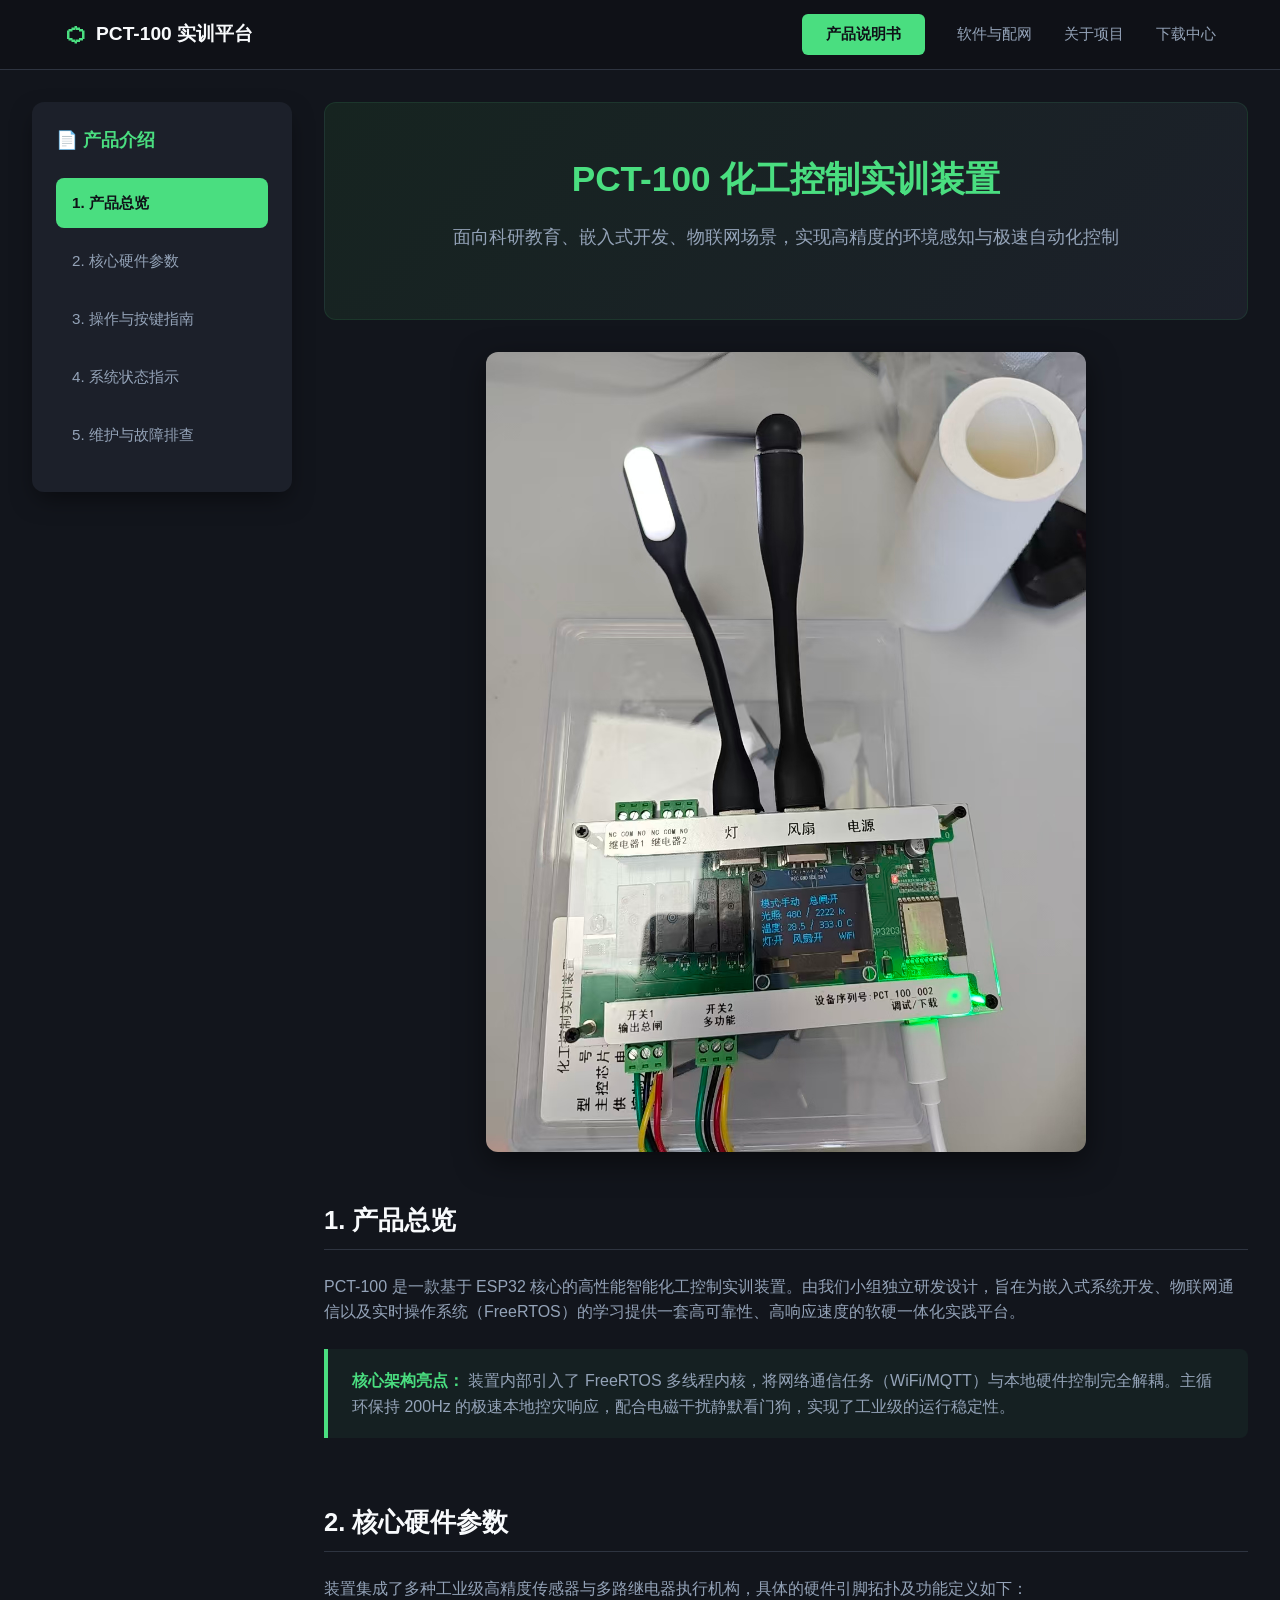
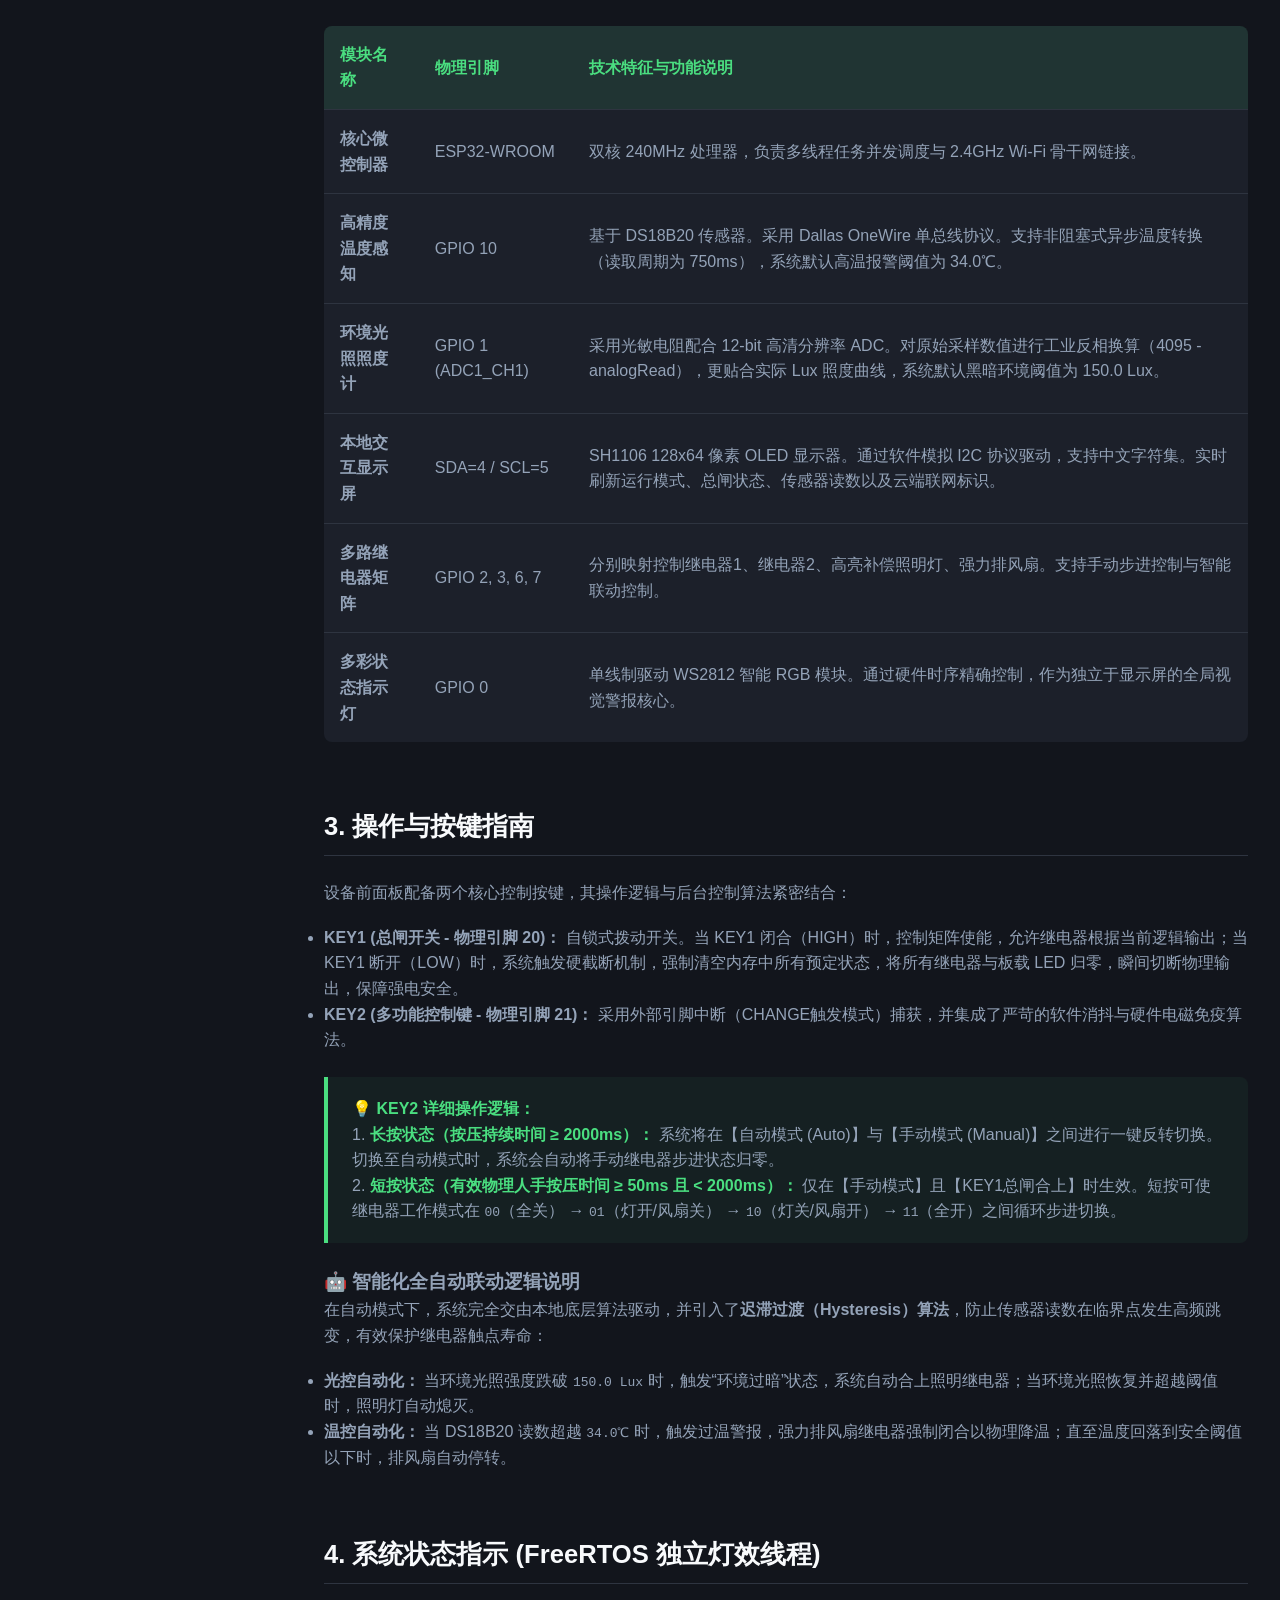
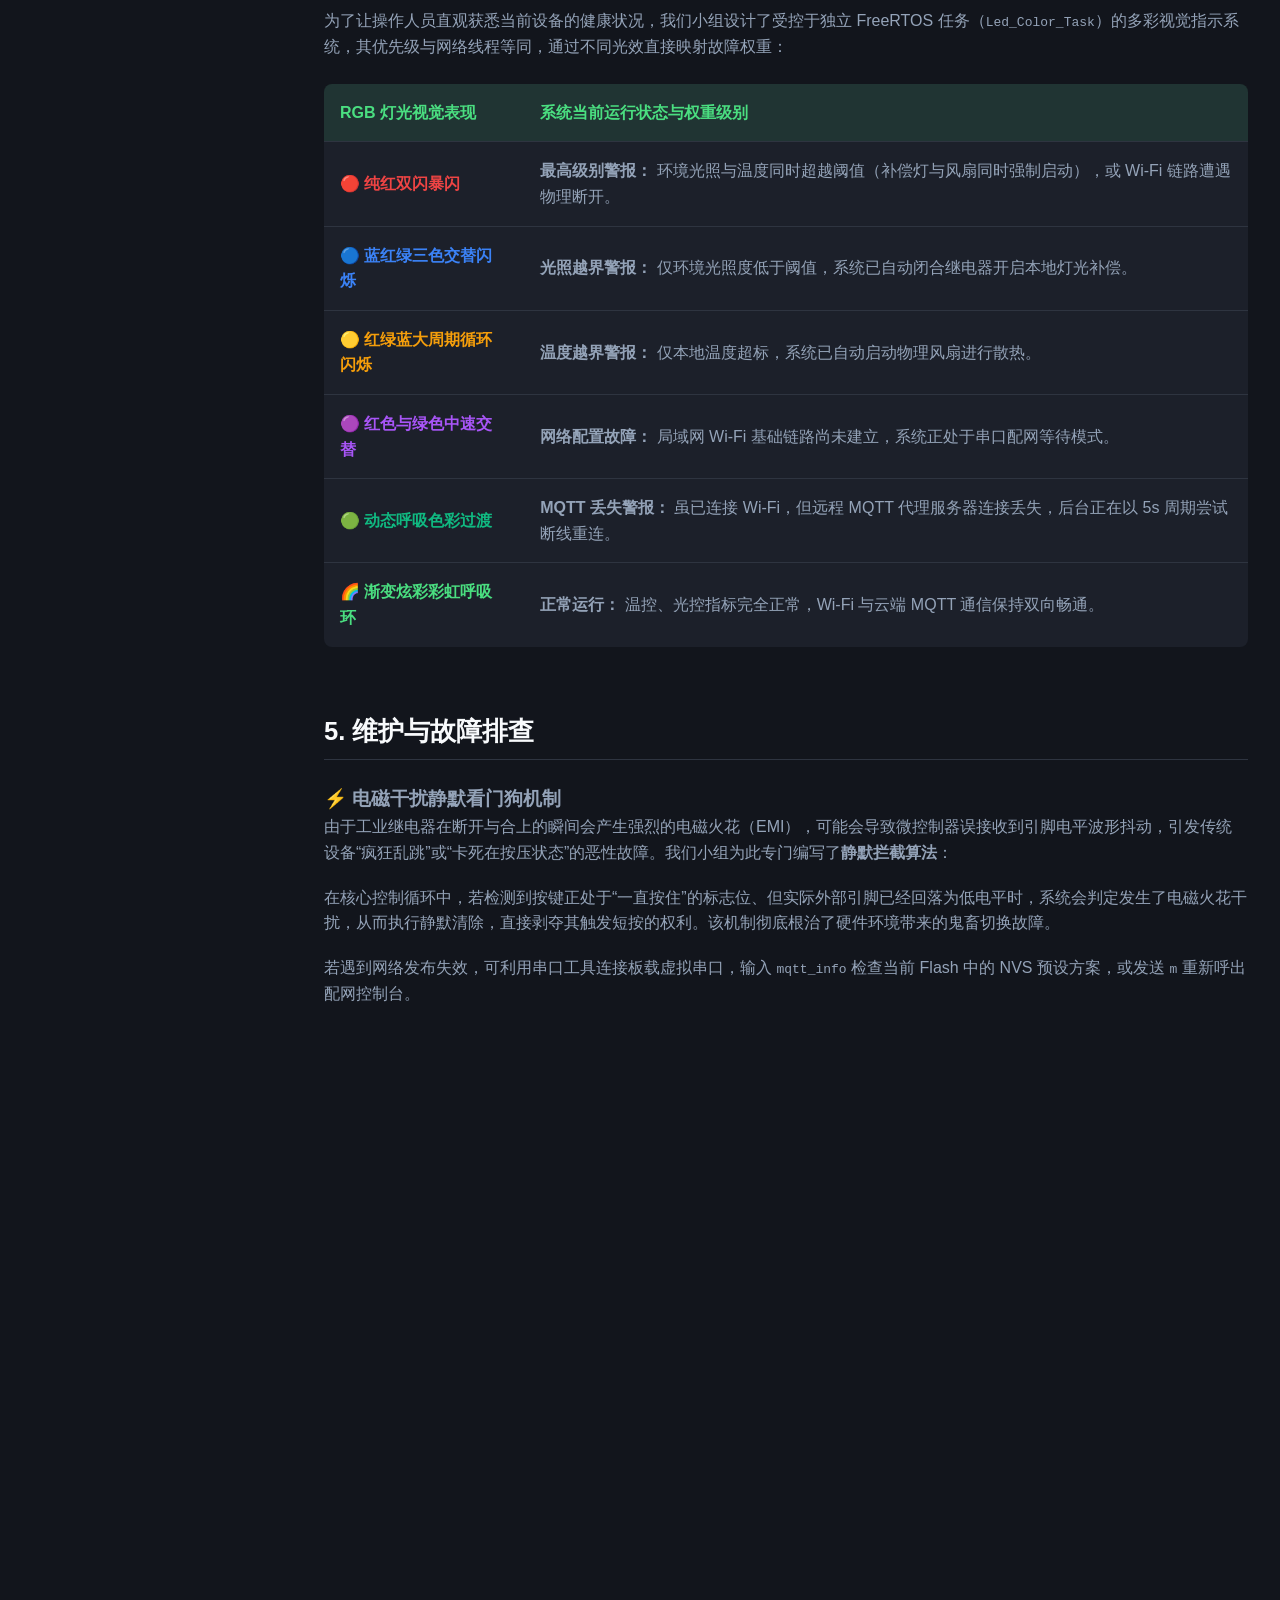
<file: index.html>
<!DOCTYPE html>
<html lang="zh-CN">
<head>
    <meta charset="UTF-8">
    <meta name="viewport" content="width=device-width, initial-scale=1.0">
    <title>PCT-100 产品说明书</title>
    <link rel="stylesheet" href="style.css">
</head>
<body>
    <nav class="top-nav">
        <div class="logo"><span>⬡</span> PCT-100 实训平台</div>
        <div class="nav-links">
            <a href="index.html" class="btn-active">产品说明书</a>
            <a href="software.html" class="">软件与配网</a>
            <a href="about.html" class="">关于项目</a>
            <a href="https://github.com/mingyoyo123/PCT100_Dashboard/tree/main" target="_blank">下载中心</a>
        </div>
    </nav>
    
    <div class="container">
        <div class="sidebar">
            <div class="sidebar-title">📄 产品介绍</div>
            <a href="#overview" class="menu-item active">1. 产品总览</a>
            <a href="#hardware" class="menu-item">2. 核心硬件参数</a>
            <a href="#usage" class="menu-item">3. 操作与按键指南</a>
            <a href="#status" class="menu-item">4. 系统状态指示</a>
            <a href="#maintain" class="menu-item">5. 维护与故障排查</a>
        </div>
        
        <div class="main-content">
            <div id="overview" class="content-section">
                <div class="hero-banner">
                    <h1>PCT-100 化工控制实训装置</h1>
                    <p>面向科研教育、嵌入式开发、物联网场景，实现高精度的环境感知与极速自动化控制</p>
                </div>
                
                <img src="assets/PCT100_board.jpg" alt="PCT-100 Board" class="product-image">
                
                <h2>1. 产品总览</h2>
                <p>PCT-100 是一款基于 ESP32 核心的高性能智能化工控制实训装置。由我们小组独立研发设计，旨在为嵌入式系统开发、物联网通信以及实时操作系统（FreeRTOS）的学习提供一套高可靠性、高响应速度的软硬一体化实践平台。</p>
                <div class="callout">
                    <strong>核心架构亮点：</strong> 装置内部引入了 FreeRTOS 多线程内核，将网络通信任务（WiFi/MQTT）与本地硬件控制完全解耦。主循环保持 200Hz 的极速本地控灾响应，配合电磁干扰静默看门狗，实现了工业级的运行稳定性。
                </div>
            </div>

            <div id="hardware" class="content-section">
                <h2>2. 核心硬件参数</h2>
                <p>装置集成了多种工业级高精度传感器与多路继电器执行机构，具体的硬件引脚拓扑及功能定义如下：</p>
                <table>
                    <thead>
                        <tr>
                            <th>模块名称</th>
                            <th>物理引脚</th>
                            <th>技术特征与功能说明</th>
                        </tr>
                    </thead>
                    <tbody>
                        <tr>
                            <td><strong>核心微控制器</strong></td>
                            <td>ESP32-WROOM</td>
                            <td>双核 240MHz 处理器，负责多线程任务并发调度与 2.4GHz Wi-Fi 骨干网链接。</td>
                        </tr>
                        <tr>
                            <td><strong>高精度温度感知</strong></td>
                            <td>GPIO 10</td>
                            <td>基于 DS18B20 传感器。采用 Dallas OneWire 单总线协议。支持非阻塞式异步温度转换（读取周期为 750ms），系统默认高温报警阈值为 34.0℃。</td>
                        </tr>
                        <tr>
                            <td><strong>环境光照照度计</strong></td>
                            <td>GPIO 1 (ADC1_CH1)</td>
                            <td>采用光敏电阻配合 12-bit 高清分辨率 ADC。对原始采样数值进行工业反相换算（4095 - analogRead），更贴合实际 Lux 照度曲线，系统默认黑暗环境阈值为 150.0 Lux。</td>
                        </tr>
                        <tr>
                            <td><strong>本地交互显示屏</strong></td>
                            <td>SDA=4 / SCL=5</td>
                            <td>SH1106 128x64 像素 OLED 显示器。通过软件模拟 I2C 协议驱动，支持中文字符集。实时刷新运行模式、总闸状态、传感器读数以及云端联网标识。</td>
                        </tr>
                        <tr>
                            <td><strong>多路继电器矩阵</strong></td>
                            <td>GPIO 2, 3, 6, 7</td>
                            <td>分别映射控制继电器1、继电器2、高亮补偿照明灯、强力排风扇。支持手动步进控制与智能联动控制。</td>
                        </tr>
                        <tr>
                            <td><strong>多彩状态指示灯</strong></td>
                            <td>GPIO 0</td>
                            <td>单线制驱动 WS2812 智能 RGB 模块。通过硬件时序精确控制，作为独立于显示屏的全局视觉警报核心。</td>
                        </tr>
                    </tbody>
                </table>
            </div>

            <div id="usage" class="content-section">
                <h2>3. 操作与按键指南</h2>
                <p>设备前面板配备两个核心控制按键，其操作逻辑与后台控制算法紧密结合：</p>
                <ul>
                    <li><strong>KEY1 (总闸开关 - 物理引脚 20)：</strong> 自锁式拨动开关。当 KEY1 闭合（HIGH）时，控制矩阵使能，允许继电器根据当前逻辑输出；当 KEY1 断开（LOW）时，系统触发硬截断机制，强制清空内存中所有预定状态，将所有继电器与板载 LED 归零，瞬间切断物理输出，保障强电安全。</li>
                    <li><strong>KEY2 (多功能控制键 - 物理引脚 21)：</strong> 采用外部引脚中断（CHANGE触发模式）捕获，并集成了严苛的软件消抖与硬件电磁免疫算法。</li>
                </ul>
                
                <div class="callout">
                    <strong>💡 KEY2 详细操作逻辑：</strong><br>
                    1. <strong>长按状态（按压持续时间 &ge; 2000ms）：</strong> 系统将在【自动模式 (Auto)】与【手动模式 (Manual)】之间进行一键反转切换。切换至自动模式时，系统会自动将手动继电器步进状态归零。<br>
                    2. <strong>短按状态（有效物理人手按压时间 &ge; 50ms 且 &lt; 2000ms）：</strong> 仅在【手动模式】且【KEY1总闸合上】时生效。短按可使继电器工作模式在 <code>00</code>（全关） &rarr; <code>01</code>（灯开/风扇关） &rarr; <code>10</code>（灯关/风扇开） &rarr; <code>11</code>（全开）之间循环步进切换。
                </div>

                <h3>🤖 智能化全自动联动逻辑说明</h3>
                <p>在自动模式下，系统完全交由本地底层算法驱动，并引入了<strong>迟滞过渡（Hysteresis）算法</strong>，防止传感器读数在临界点发生高频跳变，有效保护继电器触点寿命：</p>
                <ul>
                    <li><strong>光控自动化：</strong> 当环境光照强度跌破 <code>150.0 Lux</code> 时，触发“环境过暗”状态，系统自动合上照明继电器；当环境光照恢复并超越阈值时，照明灯自动熄灭。</li>
                    <li><strong>温控自动化：</strong> 当 DS18B20 读数超越 <code>34.0℃</code> 时，触发过温警报，强力排风扇继电器强制闭合以物理降温；直至温度回落到安全阈值以下时，排风扇自动停转。</li>
                </ul>
            </div>
            
            <div id="status" class="content-section">
                <h2>4. 系统状态指示 (FreeRTOS 独立灯效线程)</h2>
                <p>为了让操作人员直观获悉当前设备的健康状况，我们小组设计了受控于独立 FreeRTOS 任务（<code>Led_Color_Task</code>）的多彩视觉指示系统，其优先级与网络线程等同，通过不同光效直接映射故障权重：</p>
                <table>
                    <thead>
                        <tr>
                            <th>RGB 灯光视觉表现</th>
                            <th>系统当前运行状态与权重级别</th>
                        </tr>
                    </thead>
                    <tbody>
                        <tr>
                            <td><span style="color:#ef4444; font-weight:bold;">🔴 纯红双闪暴闪</span></td>
                            <td><strong>最高级别警报：</strong> 环境光照与温度同时超越阈值（补偿灯与风扇同时强制启动），或 Wi-Fi 链路遭遇物理断开。</td>
                        </tr>
                        <tr>
                            <td><span style="color:#3b82f6; font-weight:bold;">🔵 蓝红绿三色交替闪烁</span></td>
                            <td><strong>光照越界警报：</strong> 仅环境光照度低于阈值，系统已自动闭合继电器开启本地灯光补偿。</td>
                        </tr>
                        <tr>
                            <td><span style="color:#f59e0b; font-weight:bold;">🟡 红绿蓝大周期循环闪烁</span></td>
                            <td><strong>温度越界警报：</strong> 仅本地温度超标，系统已自动启动物理风扇进行散热。</td>
                        </tr>
                        <tr>
                            <td><span style="color:#a855f7; font-weight:bold;">🟣 红色与绿色中速交替</span></td>
                            <td><strong>网络配置故障：</strong> 局域网 Wi-Fi 基础链路尚未建立，系统正处于串口配网等待模式。</td>
                        </tr>
                        <tr>
                            <td><span style="color:#10b981; font-weight:bold;">🟢 动态呼吸色彩过渡</span></td>
                            <td><strong>MQTT 丢失警报：</strong> 虽已连接 Wi-Fi，但远程 MQTT 代理服务器连接丢失，后台正在以 5s 周期尝试断线重连。</td>
                        </tr>
                        <tr>
                            <td><span style="color:#4ade80; font-weight:bold;">🌈 渐变炫彩彩虹呼吸环</span></td>
                            <td><strong>正常运行：</strong> 温控、光控指标完全正常，Wi-Fi 与云端 MQTT 通信保持双向畅通。</td>
                        </tr>
                    </tbody>
                </table>
            </div>

            <div id="maintain" class="content-section">
                <h2>5. 维护与故障排查</h2>
                <h3>⚡ 电磁干扰静默看门狗机制</h3>
                <p>由于工业继电器在断开与合上的瞬间会产生强烈的电磁火花（EMI），可能会导致微控制器误接收到引脚电平波形抖动，引发传统设备“疯狂乱跳”或“卡死在按压状态”的恶性故障。我们小组为此专门编写了<strong>静默拦截算法</strong>：</p>
                <p>在核心控制循环中，若检测到按键正处于“一直按住”的标志位、但实际外部引脚已经回落为低电平时，系统会判定发生了电磁火花干扰，从而执行静默清除，直接剥夺其触发短按的权利。该机制彻底根治了硬件环境带来的鬼畜切换故障。</p>
                <p>若遇到网络发布失效，可利用串口工具连接板载虚拟串口，输入 <code>mqtt_info</code> 检查当前 Flash 中的 NVS 预设方案，或发送 <code>m</code> 重新呼出配网控制台。</p>
            </div>
            
            <div style="height: 400px;"></div>
        </div>
    </div>
    
    <script>
    document.addEventListener('DOMContentLoaded', function() {
        const sections = document.querySelectorAll('.content-section');
        const navItems = document.querySelectorAll('.sidebar .menu-item');
        const sidebar = document.querySelector('.sidebar');
        let currentActive = '';

        window.addEventListener('scroll', () => {
            let current = '';
            const scrollY = window.pageYOffset;

            sections.forEach(section => {
                const sectionTop = section.offsetTop;
                if (scrollY >= (sectionTop - 150)) {
                    current = section.getAttribute('id');
                }
            });
            
            if (scrollY < 100 && navItems.length > 0) {
                current = sections[0].getAttribute('id');
            }

            if (current !== currentActive) {
                currentActive = current;
                navItems.forEach(item => {
                    item.classList.remove('active');
                    if (item.getAttribute('href') === '#' + current) {
                        item.classList.add('active');
                        
                        if (window.innerWidth <= 768) {
                            const scrollLeftPos = item.offsetLeft - (sidebar.offsetWidth / 2) + (item.offsetWidth / 2);
                            sidebar.scrollTo({
                                left: scrollLeftPos,
                                behavior: 'smooth'
                            });
                        }
                    }
                });
            }
        });
    });
    </script>
</body>
</html>
</file>
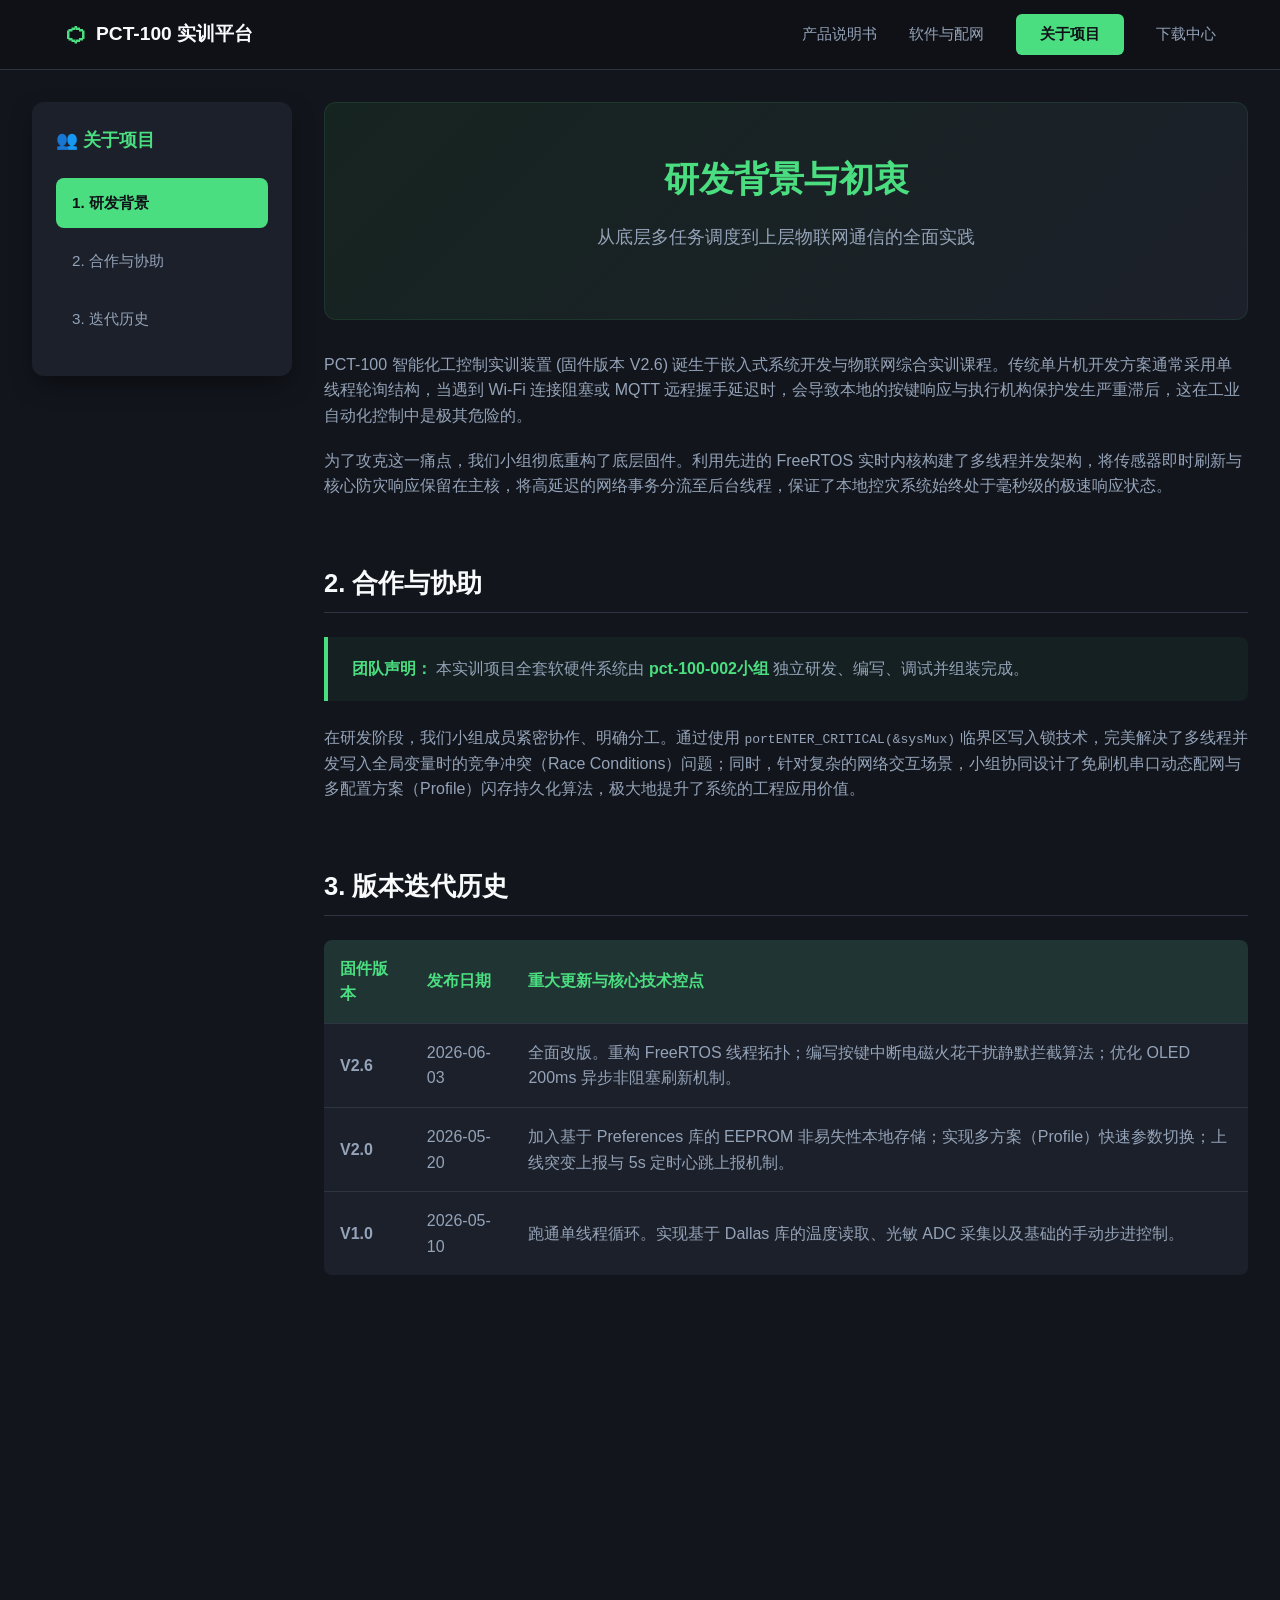
<file: about.html>
<!DOCTYPE html>
<html lang="zh-CN">
<head>
    <meta charset="UTF-8">
    <meta name="viewport" content="width=device-width, initial-scale=1.0">
    <title>关于项目 - PCT-100</title>
    <link rel="stylesheet" href="style.css">
</head>
<body>
    <nav class="top-nav">
        <div class="logo"><span>⬡</span> PCT-100 实训平台</div>
        <div class="nav-links">
            <a href="index.html" class="">产品说明书</a>
            <a href="software.html" class="">软件与配网</a>
            <a href="about.html" class="btn-active">关于项目</a>
            <a href="https://github.com/mingyoyo123/PCT100_Dashboard/tree/main" target="_blank">下载中心</a>
        </div>
    </nav>
    
    <div class="container">
        <div class="sidebar">
            <div class="sidebar-title">👥 关于项目</div>
            <a href="#story" class="menu-item active">1. 研发背景</a>
            <a href="#team" class="menu-item">2. 合作与协助</a>
            <a href="#version" class="menu-item">3. 迭代历史</a>
        </div>
        
        <div class="main-content">
            <div id="story" class="content-section">
                <div class="hero-banner">
                    <h1>研发背景与初衷</h1>
                    <p>从底层多任务调度到上层物联网通信的全面实践</p>
                </div>
                <p>PCT-100 智能化工控制实训装置 (固件版本 V2.6) 诞生于嵌入式系统开发与物联网综合实训课程。传统单片机开发方案通常采用单线程轮询结构，当遇到 Wi-Fi 连接阻塞或 MQTT 远程握手延迟时，会导致本地的按键响应与执行机构保护发生严重滞后，这在工业自动化控制中是极其危险的。</p>
                <p>为了攻克这一痛点，我们小组彻底重构了底层固件。利用先进的 FreeRTOS 实时内核构建了多线程并发架构，将传感器即时刷新与核心防灾响应保留在主核，将高延迟的网络事务分流至后台线程，保证了本地控灾系统始终处于毫秒级的极速响应状态。</p>
            </div>

            <div id="team" class="content-section">
                <h2>2. 合作与协助</h2>
                <div class="callout">
                    <strong>团队声明：</strong> 本实训项目全套软硬件系统由 <strong>pct-100-002小组</strong> 独立研发、编写、调试并组装完成。
                </div>
                <p>在研发阶段，我们小组成员紧密协作、明确分工。通过使用 <code>portENTER_CRITICAL(&sysMux)</code> 临界区写入锁技术，完美解决了多线程并发写入全局变量时的竞争冲突（Race Conditions）问题；同时，针对复杂的网络交互场景，小组协同设计了免刷机串口动态配网与多配置方案（Profile）闪存持久化算法，极大地提升了系统的工程应用价值。</p>
            </div>

            <div id="version" class="content-section">
                <h2>3. 版本迭代历史</h2>
                <table>
                    <thead>
                        <tr>
                            <th>固件版本</th>
                            <th>发布日期</th>
                            <th>重大更新与核心技术控点</th>
                        </tr>
                    </thead>
                    <tbody>
                        <tr>
                            <td><strong>V2.6</strong></td>
                            <td>2026-06-03</td>
                            <td>全面改版。重构 FreeRTOS 线程拓扑；编写按键中断电磁火花干扰静默拦截算法；优化 OLED 200ms 异步非阻塞刷新机制。</td>
                        </tr>
                        <tr>
                            <td><strong>V2.0</strong></td>
                            <td>2026-05-20</td>
                            <td>加入基于 Preferences 库的 EEPROM 非易失性本地存储；实现多方案（Profile）快速参数切换；上线突变上报与 5s 定时心跳上报机制。</td>
                        </tr>
                        <tr>
                            <td><strong>V1.0</strong></td>
                            <td>2026-05-10</td>
                            <td>跑通单线程循环。实现基于 Dallas 库的温度读取、光敏 ADC 采集以及基础的手动步进控制。</td>
                        </tr>
                    </tbody>
                </table>
            </div>
            
            <div style="height: 400px;"></div>
        </div>
    </div>
    
    <script>
    document.addEventListener('DOMContentLoaded', function() {
        const sections = document.querySelectorAll('.content-section');
        const navItems = document.querySelectorAll('.sidebar .menu-item');
        const sidebar = document.querySelector('.sidebar');
        let currentActive = '';

        window.addEventListener('scroll', () => {
            let current = '';
            const scrollY = window.pageYOffset;

            sections.forEach(section => {
                const sectionTop = section.offsetTop;
                if (scrollY >= (sectionTop - 150)) {
                    current = section.getAttribute('id');
                }
            });
            
            if (scrollY < 100 && navItems.length > 0) {
                current = sections[0].getAttribute('id');
            }

            if (current !== currentActive) {
                currentActive = current;
                navItems.forEach(item => {
                    item.classList.remove('active');
                    if (item.getAttribute('href') === '#' + current) {
                        item.classList.add('active');
                        
                        if (window.innerWidth <= 768) {
                            const scrollLeftPos = item.offsetLeft - (sidebar.offsetWidth / 2) + (item.offsetWidth / 2);
                            sidebar.scrollTo({
                                left: scrollLeftPos,
                                behavior: 'smooth'
                            });
                        }
                    }
                });
            }
        });
    });
    </script>
</body>
</html>
</file>
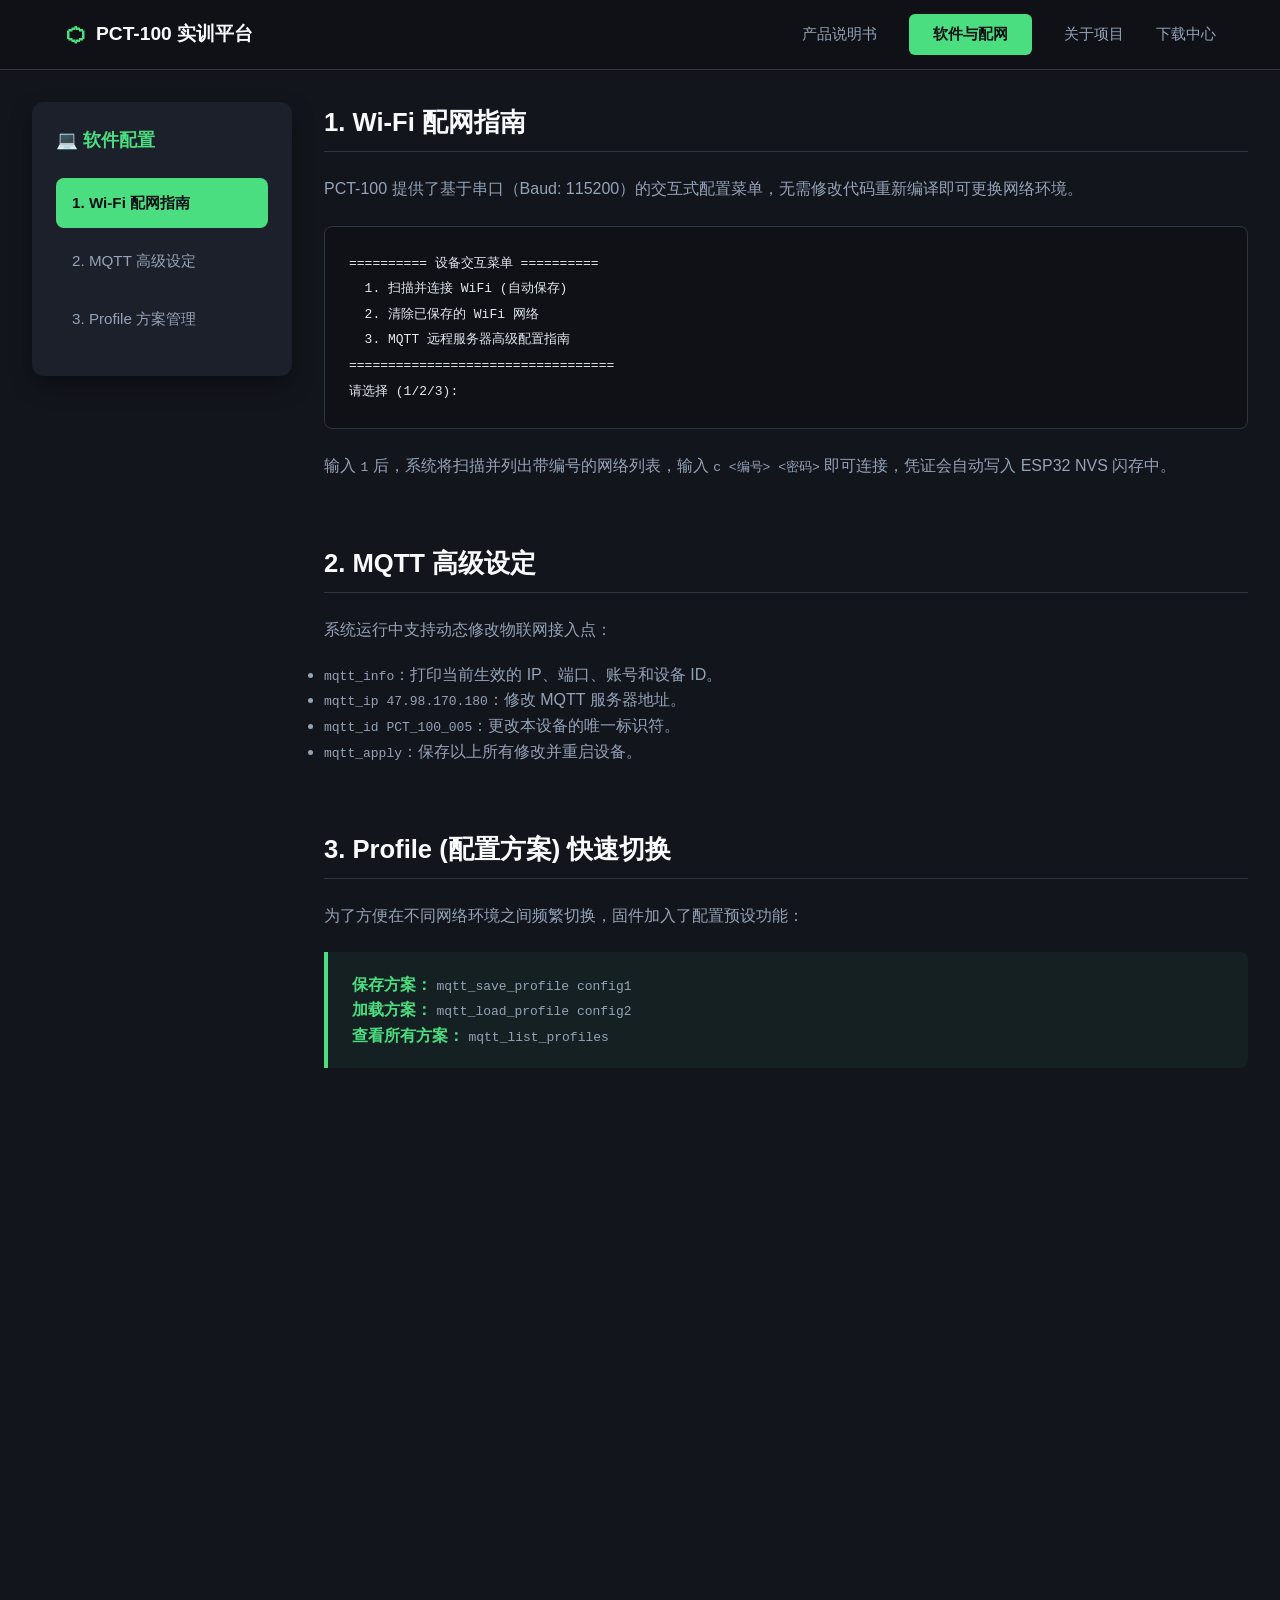
<file: software.html>
<!DOCTYPE html>
<html lang="zh-CN">
<head>
    <meta charset="UTF-8">
    <meta name="viewport" content="width=device-width, initial-scale=1.0">
    <title>软件与配网 - PCT-100</title>
    <link rel="stylesheet" href="style.css">
</head>
<body>
    <nav class="top-nav">
        <div class="logo"><span>⬡</span> PCT-100 实训平台</div>
        <div class="nav-links">
            <a href="index.html" class="">产品说明书</a>
            <a href="software.html" class="btn-active">软件与配网</a>
            <a href="about.html" class="">关于项目</a>
            <a href="https://github.com/mingyoyo123/PCT100_Dashboard/tree/main" target="_blank">下载中心</a>
        </div>
    </nav>
    
    <div class="container">
        <div class="sidebar">
            <div class="sidebar-title">💻 软件配置</div>
            <a href="#wifi" class="menu-item active">1. Wi-Fi 配网指南</a>
            <a href="#mqtt" class="menu-item">2. MQTT 高级设定</a>
            <a href="#profile" class="menu-item">3. Profile 方案管理</a>
        </div>
        
        <div class="main-content">
            <div id="wifi" class="content-section">
                <h2>1. Wi-Fi 配网指南</h2>
                <p>PCT-100 提供了基于串口（Baud: 115200）的交互式配置菜单，无需修改代码重新编译即可更换网络环境。</p>
                <pre><code>========== 设备交互菜单 ==========
  1. 扫描并连接 WiFi (自动保存)
  2. 清除已保存的 WiFi 网络
  3. MQTT 远程服务器高级配置指南
==================================
请选择 (1/2/3):</code></pre>
                <p>输入 <code>1</code> 后，系统将扫描并列出带编号的网络列表，输入 <code>c &lt;编号&gt; &lt;密码&gt;</code> 即可连接，凭证会自动写入 ESP32 NVS 闪存中。</p>
            </div>

            <div id="mqtt" class="content-section">
                <h2>2. MQTT 高级设定</h2>
                <p>系统运行中支持动态修改物联网接入点：</p>
                <ul>
                    <li><code>mqtt_info</code>：打印当前生效的 IP、端口、账号和设备 ID。</li>
                    <li><code>mqtt_ip 47.98.170.180</code>：修改 MQTT 服务器地址。</li>
                    <li><code>mqtt_id PCT_100_005</code>：更改本设备的唯一标识符。</li>
                    <li><code>mqtt_apply</code>：保存以上所有修改并重启设备。</li>
                </ul>
            </div>

            <div id="profile" class="content-section">
                <h2>3. Profile (配置方案) 快速切换</h2>
                <p>为了方便在不同网络环境之间频繁切换，固件加入了配置预设功能：</p>
                <div class="callout">
                    <strong>保存方案：</strong> <code>mqtt_save_profile config1</code><br>
                    <strong>加载方案：</strong> <code>mqtt_load_profile config2</code><br>
                    <strong>查看所有方案：</strong> <code>mqtt_list_profiles</code>
                </div>
            </div>
            
            <div style="height: 400px;"></div>
        </div>
    </div>
    
    <script>
    document.addEventListener('DOMContentLoaded', function() {
        const sections = document.querySelectorAll('.content-section');
        const navItems = document.querySelectorAll('.sidebar .menu-item');
        const sidebar = document.querySelector('.sidebar');
        let currentActive = '';

        window.addEventListener('scroll', () => {
            let current = '';
            const scrollY = window.pageYOffset;

            sections.forEach(section => {
                const sectionTop = section.offsetTop;
                if (scrollY >= (sectionTop - 150)) {
                    current = section.getAttribute('id');
                }
            });
            
            if (scrollY < 100 && navItems.length > 0) {
                current = sections[0].getAttribute('id');
            }

            if (current !== currentActive) {
                currentActive = current;
                navItems.forEach(item => {
                    item.classList.remove('active');
                    if (item.getAttribute('href') === '#' + current) {
                        item.classList.add('active');
                        
                        if (window.innerWidth <= 768) {
                            const scrollLeftPos = item.offsetLeft - (sidebar.offsetWidth / 2) + (item.offsetWidth / 2);
                            sidebar.scrollTo({
                                left: scrollLeftPos,
                                behavior: 'smooth'
                            });
                        }
                    }
                });
            }
        });
    });
    </script>
</body>
</html>
</file>
<file: style.css>
:root {
    --bg-main: #12151c;        /* Deep dark background */
    --bg-card: #1c202a;        /* Sidebar and card background */
    --accent-green: #4ade80;   /* Neon green accent */
    --accent-green-hover: #22c55e;
    --text-main: #94a3b8;      /* Grey text */
    --text-light: #f8fafc;     /* White headings */
    --nav-bg: #0f1117;         /* Top nav background */
    --border-color: #2e3440;
}

* {
    margin: 0;
    padding: 0;
    box-sizing: border-box;
}

body {
    font-family: -apple-system, BlinkMacSystemFont, "Segoe UI", Roboto, "Helvetica Neue", Arial, sans-serif;
    background-color: var(--bg-main);
    color: var(--text-main);
    line-height: 1.6;
    scroll-behavior: smooth;
}

/* ======== PC端基础样式 (Base / Desktop) ======== */

/* Top Navigation Bar */
.top-nav {
    position: fixed;
    top: 0;
    left: 0;
    width: 100%;
    height: 70px;
    background-color: var(--nav-bg);
    display: flex;
    justify-content: space-between;
    align-items: center;
    padding: 0 4rem;
    z-index: 1000;
    border-bottom: 1px solid var(--border-color);
}

.top-nav .logo {
    display: flex;
    align-items: center;
    color: var(--text-light);
    font-size: 1.2rem;
    font-weight: bold;
}

.top-nav .logo span {
    color: var(--accent-green);
    margin-right: 8px;
    font-size: 1.5rem;
}

.nav-links {
    display: flex;
    gap: 2rem;
    align-items: center;
}

.nav-links a {
    color: var(--text-main);
    text-decoration: none;
    font-size: 0.95rem;
    transition: color 0.3s;
}

.nav-links a:hover {
    color: var(--accent-green);
}

.nav-links a.btn-active {
    background-color: var(--accent-green);
    color: #0f1117;
    padding: 0.5rem 1.5rem;
    border-radius: 6px;
    font-weight: 600;
}

/* Page Layout */
.container {
    display: flex;
    margin-top: 70px; /* Offset for top nav */
    max-width: 1400px;
    margin-left: auto;
    margin-right: auto;
    padding: 2rem;
    gap: 2rem;
}

/* Left Sidebar (ScrollSpy Menu) */
.sidebar {
    position: sticky;
    top: 90px;
    width: 260px;
    background-color: var(--bg-card);
    border-radius: 12px;
    padding: 1.5rem;
    height: fit-content;
    flex-shrink: 0;
    box-shadow: 0 10px 25px -5px rgba(0, 0, 0, 0.5);
}

.sidebar-title {
    color: var(--accent-green);
    font-size: 1.1rem;
    font-weight: 600;
    margin-bottom: 1.5rem;
    display: flex;
    align-items: center;
    gap: 8px;
}

.menu-item {
    display: block;
    padding: 0.8rem 1rem;
    color: var(--text-main);
    text-decoration: none;
    font-size: 0.95rem;
    border-radius: 8px;
    margin-bottom: 0.5rem;
    transition: all 0.3s;
}

.menu-item:hover {
    color: var(--text-light);
    background-color: rgba(255,255,255,0.05);
}

.menu-item.active {
    background-color: var(--accent-green);
    color: #0f1117;
    font-weight: bold;
}

/* Main Content Area */
.main-content {
    flex-grow: 1;
    min-width: 0;
    padding-bottom: 100px;
}

.hero-banner {
    background: linear-gradient(135deg, #162420 0%, var(--bg-card) 100%);
    border-radius: 12px;
    padding: 3rem;
    text-align: center;
    margin-bottom: 2rem;
    border: 1px solid rgba(74, 222, 128, 0.1);
}

.hero-banner h1 {
    color: var(--accent-green);
    font-size: 2.2rem;
    margin-bottom: 1rem;
}

.hero-banner p {
    color: var(--text-main);
    font-size: 1.1rem;
}

.product-image {
    width: 100%;
    max-width: 600px;
    display: block;
    margin: 0 auto 3rem auto;
    border-radius: 12px;
    box-shadow: 0 10px 30px rgba(0,0,0,0.5);
}

/* Content Typography */
.content-section {
    margin-bottom: 4rem;
    scroll-margin-top: 100px;
}

h2 {
    color: var(--text-light);
    font-size: 1.6rem;
    margin-bottom: 1.5rem;
    padding-bottom: 0.5rem;
    border-bottom: 1px solid var(--border-color);
}

p {
    margin-bottom: 1.2rem;
}

/* Tables */
table {
    width: 100%;
    border-collapse: collapse;
    margin: 1.5rem 0;
    background-color: var(--bg-card);
    border-radius: 8px;
    overflow: hidden;
}

th, td {
    padding: 1rem;
    text-align: left;
    border-bottom: 1px solid var(--border-color);
}

th {
    background-color: rgba(74, 222, 128, 0.1);
    color: var(--accent-green);
    font-weight: 600;
}

tr:last-child td {
    border-bottom: none;
}

/* Code Blocks */
pre {
    background-color: #0f1117;
    color: #e2e8f0;
    padding: 1.5rem;
    border-radius: 8px;
    overflow-x: auto;
    margin: 1.5rem 0;
    border: 1px solid var(--border-color);
    font-family: "Fira Code", Consolas, monospace;
}

.callout {
    background-color: rgba(74, 222, 128, 0.05);
    border-left: 4px solid var(--accent-green);
    padding: 1.2rem 1.5rem;
    border-radius: 0 8px 8px 0;
    margin: 1.5rem 0;
}

.callout strong {
    color: var(--accent-green);
}


/* ======== 移动端响应式适配 (Mobile / Tablets) ======== */
@media (max-width: 768px) {
    /* 1. 顶部导航栏重排 */
    .top-nav {
        padding: 0.8rem 1rem;
        flex-direction: column;
        height: auto;
        gap: 0.8rem;
    }
    
    .nav-links {
        gap: 0.8rem;
        flex-wrap: wrap;
        justify-content: center;
    }

    .nav-links a.btn-active {
        padding: 0.3rem 0.8rem;
    }

    /* 2. 容器与主内容边距缩小 */
    .container {
        flex-direction: column;
        margin-top: 100px; /* 为折叠后的导航栏留出空间 */
        padding: 1rem;
        gap: 1rem;
    }

    /* 3. 侧边栏变身顶部横向滑动菜单 */
    .sidebar {
        position: sticky;
        top: 100px; /* 悬浮在导航栏下方 */
        width: 100%;
        display: flex;
        flex-direction: row;
        overflow-x: auto;
        padding: 0.8rem;
        z-index: 900;
        white-space: nowrap; /* 强制不换行 */
        -webkit-overflow-scrolling: touch; /* 保证 iOS 滑动流畅 */
        border-radius: 8px;
    }

    /* 隐藏横向滚动条以保持美观 */
    .sidebar::-webkit-scrollbar {
        display: none; 
    }

    .sidebar-title {
        display: none; /* 手机端隐藏标题节省空间 */
    }

    .menu-item {
        display: inline-block;
        margin-bottom: 0;
        margin-right: 0.5rem;
        padding: 0.5rem 0.8rem;
        font-size: 0.85rem;
    }

    /* 4. 内容自适应排版优化 */
    .hero-banner {
        padding: 1.5rem 1rem;
    }

    .hero-banner h1 {
        font-size: 1.5rem;
    }

    .hero-banner p {
        font-size: 0.95rem;
    }

    h2 {
        font-size: 1.3rem;
    }

    /* 5. 表格溢出处理（增加横向滚动条） */
    table {
        display: block;
        overflow-x: auto;
        white-space: nowrap; /* 防止表格在手机上被挤压成乱码 */
    }
    
    .callout {
        padding: 1rem;
        font-size: 0.95rem;
    }
}
</file>
